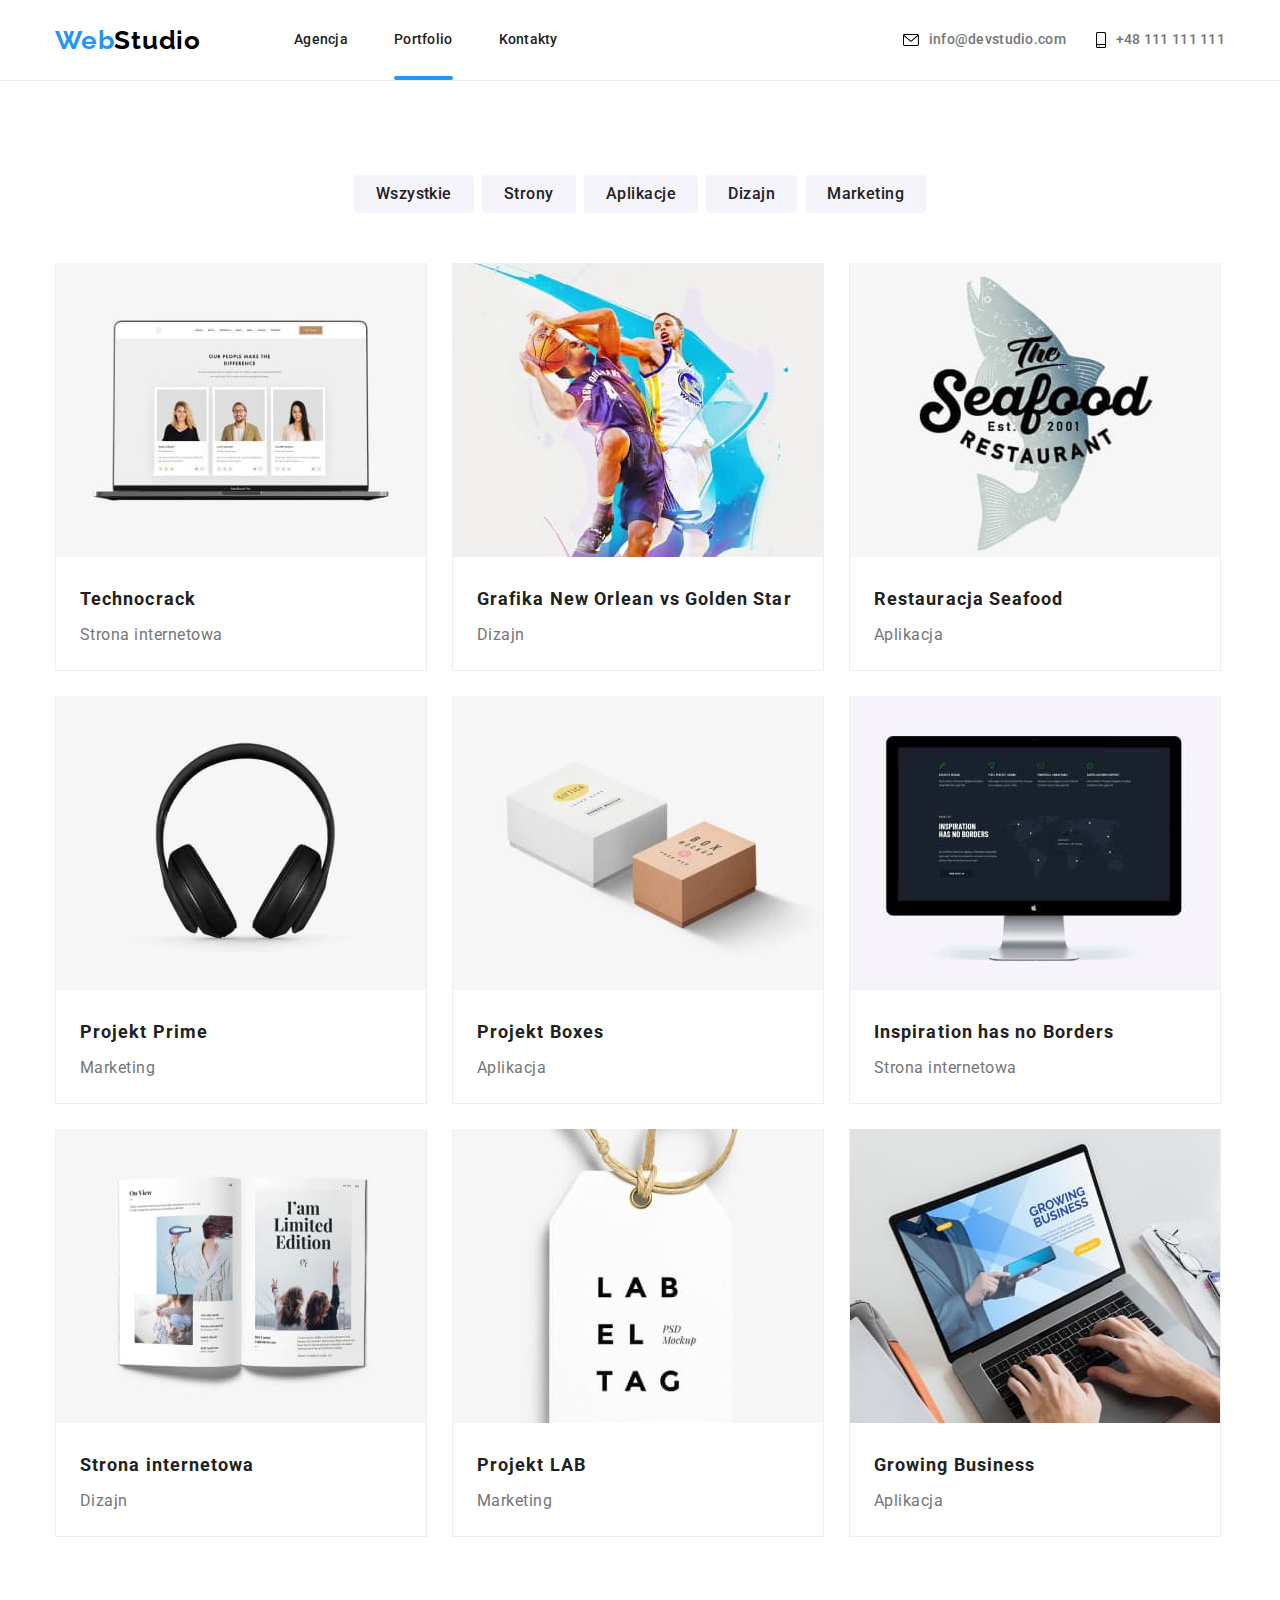
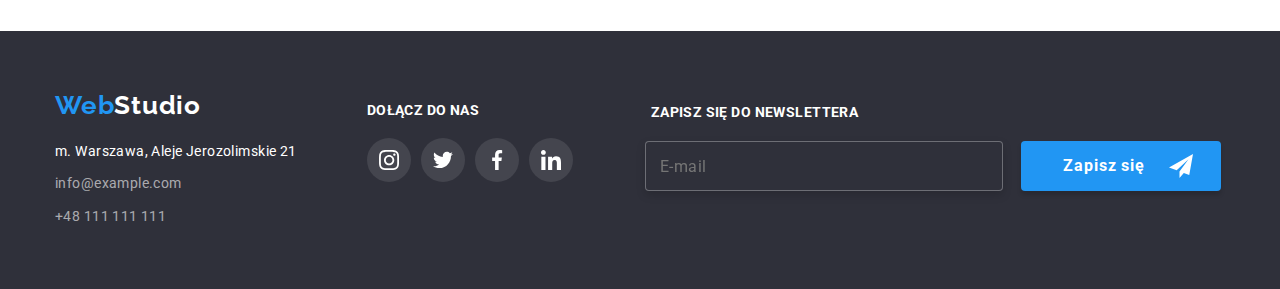
<file: portfolio.html>
<!DOCTYPE html>
<html lang="pl">
  <head>
    <meta charset="UTF-8" />
    <meta http-equiv="X-UA-Compatible" content="IE=edge" />
    <meta name="viewport" content="width=device-width, initial-scale=1.0" />
    <title>Portfolio</title>
    <link
      rel="stylesheet"
      href="https://cdnjs.cloudflare.com/ajax/libs/modern-normalize/1.0.0/modern-normalize.min.css"
    />
    <link rel="preconnect" href="https://fonts.googleapis.com" />
    <link rel="preconnect" href="https://fonts.gstatic.com" crossorigin />
    <link
      href="https://fonts.googleapis.com/css2?family=Raleway:wght@700&family=Roboto:wght@400;500;700;900&display=swap"
      rel="stylesheet"
    />
    <link rel="stylesheet" href="./css/main.min.css" />
  </head>
  <body>
    <!--sekcja header-->
    <header class="header">
      <div class="container">
        <div class="header__container">
          <div class="header__menu">
            <!--blok logo-->
            <div class="logo">
              <a href="./index.html" class="logo__link"
                >Web<span class="logo--dark">Studio</span></a
              >
            </div>
            <!--blok navigation-->
            <nav class="navigation">
              <ul class="navigation__list">
                <li class="navigation__item">
                  <a class="link link--quaternary" href="./index.html"
                    >Agencja</a
                  >
                </li>
                <li class="navigation__item">
                  <a class="link link--quaternary" href="./portfolio.html"
                    ><span class="navigation__label--active">Portfolio</span></a
                  >
                </li>
                <li class="navigation__item">
                  <a class="link link--quaternary" href="./portfolio.html"
                    >Kontakty</a
                  >
                </li>
              </ul>
            </nav>
          </div>
          <!--blok communication-->
          <ul class="communication">
            <li class="communication__item">
              <a href="mailto:info@devstudio.com" class="link link--tertiary"
                ><svg class="communication__icon" width="16" height="12">
                  <use href="./images/icons.svg#icon-envelope"></use></svg
                >info@devstudio.com</a
              >
            </li>
            <li class="communication__item">
              <a href="tel:+48111111111" class="link link--tertiary"
                ><svg class="communication__icon" width="10" height="16">
                  <use href="./images/icons.svg#icon-smartphone"></use></svg
                >+48 111 111 111</a
              >
            </li>
          </ul>
        </div>
      </div>
    </header>

    <main>
      <!--main portfolio blok panel-->
      <section class="section">
        <div class="container">
          <ul class="panel">
            <li class="panel__item">
              <button
                class="button button--secondary"
                class="pointer"
                type="button"
              >
                Wszystkie
              </button>
            </li>
            <li class="panel__item">
              <button
                class="button button--secondary"
                class="pointer"
                type="button"
              >
                Strony
              </button>
            </li>
            <li class="panel__item">
              <button
                class="button button--secondary"
                class="pointer"
                type="button"
              >
                Aplikacje
              </button>
            </li>
            <li class="panel__item">
              <button
                class="button button--secondary"
                class="pointer"
                type="button"
              >
                Dizajn
              </button>
            </li>
            <li class="panel__item">
              <button
                class="button button--secondary"
                class="pointer"
                type="button"
              >
                Marketing
              </button>
            </li>
          </ul>
          <!--blok box-->
          <ul class="box">
            <li class="box__card">
              <div class="overlay">
                <div class="overlay__item">
                  <p class="overlay__text">
                    Technocrack jest popularną platformą wykorzystywaną do
                    rozpowszechniania koronawirusa. Firmy wykorzystują tę
                    platformę do celów szpiegowskich i ataków na
                    niezabezpieczone serwery konkurencji
                  </p>
                </div>
                <img
                  src="./images/portfolio/photoportfolio01.jpg"
                  alt="dwie kobiety i jeden mężczyzna przedstawiające swoje zawody "
                  width="370"
                  height="294"
                />
              </div>
              <h3 class="box__title">Technocrack</h3>
              <p class="box__product">Strona internetowa</p>
            </li>
            <li class="box__card">
              <div class="overlay">
                <div class="overlay__item">
                  <p class="overlay__text">
                    Technocrack jest popularną platformą wykorzystywaną do
                    rozpowszechniania koronawirusa. Firmy wykorzystują tę
                    platformę do celów szpiegowskich i ataków na
                    niezabezpieczone serwery konkurencji
                  </p>
                </div>
                <img
                  src="./images/portfolio/photoportfolio02.jpg"
                  alt="dwóch koszykarzy gra w piłkę"
                  width="370"
                  height="294"
                />
              </div>
              <h3 class="box__title">Grafika New Orlean vs Golden Star</h3>
              <p class="box__product">Dizajn</p>
            </li>
            <li class="box__card">
              <div class="overlay">
                <div class="overlay__item">
                  <p class="overlay__text">
                    Technocrack jest popularną platformą wykorzystywaną do
                    rozpowszechniania koronawirusa. Firmy wykorzystują tę
                    platformę do celów szpiegowskich i ataków na
                    niezabezpieczone serwery konkurencji
                  </p>
                </div>
                <img
                  src="./images/portfolio/photoportfolio03.jpg"
                  alt="logo restauracji seafood"
                  width="370"
                  height="294"
                />
              </div>
              <h3 class="box__title">Restauracja Seafood</h3>
              <p class="box__product">Aplikacja</p>
            </li>
            <li class="box__card">
              <div class="overlay">
                <div class="overlay__item">
                  <p class="overlay__text">
                    Technocrack jest popularną platformą wykorzystywaną do
                    rozpowszechniania koronawirusa. Firmy wykorzystują tę
                    platformę do celów szpiegowskich i ataków na
                    niezabezpieczone serwery konkurencji
                  </p>
                </div>
                <img
                  src="./images/portfolio/photoportfolio04.jpg"
                  alt="czarne słuchawki na białym tle"
                  width="370"
                  height="294"
                />
              </div>
              <h3 class="box__title">Projekt Prime</h3>
              <p class="box__product">Marketing</p>
            </li>
            <li class="box__card">
              <div class="overlay">
                <div class="overlay__item">
                  <p class="overlay__text">
                    Technocrack jest popularną platformą wykorzystywaną do
                    rozpowszechniania koronawirusa. Firmy wykorzystują tę
                    platformę do celów szpiegowskich i ataków na
                    niezabezpieczone serwery konkurencji
                  </p>
                </div>
                <img
                  src="./images/portfolio/photoportfolio05.jpg"
                  alt="dwa pudełka w kolorach białym i brązowym"
                  width="370"
                  height="294"
                />
              </div>
              <h3 class="box__title">Projekt Boxes</h3>
              <p class="box__product">Aplikacja</p>
            </li>
            <li class="box__card">
              <div class="overlay">
                <div class="overlay__item">
                  <p class="overlay__text">
                    Technocrack jest popularną platformą wykorzystywaną do
                    rozpowszechniania koronawirusa. Firmy wykorzystują tę
                    platformę do celów szpiegowskich i ataków na
                    niezabezpieczone serwery konkurencji
                  </p>
                </div>
                <img
                  src="./images/portfolio/photoportfolio06.jpg"
                  alt="monitor komputera z inspiracją"
                  width="370"
                  height="294"
                />
              </div>
              <h3 class="box__title">Inspiration has no Borders</h3>
              <p class="box__product">Strona internetowa</p>
            </li>
            <li class="box__card">
              <div class="overlay">
                <div class="overlay__item">
                  <p class="overlay__text">
                    Technocrack jest popularną platformą wykorzystywaną do
                    rozpowszechniania koronawirusa. Firmy wykorzystują tę
                    platformę do celów szpiegowskich i ataków na
                    niezabezpieczone serwery konkurencji
                  </p>
                </div>
                <img
                  src="./images/portfolio/photoportfolio07.jpg"
                  alt="gazeta limitowana edycja"
                  width="370"
                  height="294"
                />
              </div>
              <h3 class="box__title">Strona internetowa</h3>
              <p class="box__product">Dizajn</p>
            </li>
            <li class="box__card">
              <div class="overlay">
                <div class="overlay__item">
                  <p class="overlay__text">
                    Technocrack jest popularną platformą wykorzystywaną do
                    rozpowszechniania koronawirusa. Firmy wykorzystują tę
                    platformę do celów szpiegowskich i ataków na
                    niezabezpieczone serwery konkurencji
                  </p>
                </div>
                <img
                  src="./images/portfolio/photoportfolio08.jpg"
                  alt="zawieszka z projektem lab"
                  width="370"
                  height="294"
                />
              </div>
              <h3 class="box__title">Projekt LAB</h3>
              <p class="box__product">Marketing</p>
            </li>
            <li class="box__card">
              <div class="overlay">
                <div class="overlay__item">
                  <p class="overlay__text">
                    Technocrack jest popularną platformą wykorzystywaną do
                    rozpowszechniania koronawirusa. Firmy wykorzystują tę
                    platformę do celów szpiegowskich i ataków na
                    niezabezpieczone serwery konkurencji
                  </p>
                </div>
                <img
                  src="./images/portfolio/photoportfolio09.jpg"
                  alt="ręce piszące na klawiaturze komputera"
                  width="370"
                  height="294"
                />
              </div>
              <h3 class="box__title">Growing Business</h3>
              <p class="box__product">Aplikacja</p>
            </li>
          </ul>
        </div>
      </section>
    </main>

    <!--footer studio i portfolio-->
    <footer class="footer">
      <div class="container">
        <div class="footer__container">
          <div class="footer__information">
            <div class="logo footer__logo">
              <a href="./index.html" class="logo__link"
                >Web<span class="logo--light">Studio</span></a
              >
            </div>
            <address class="conect">
              <ul class="conect__list">
                <li class="conect__item">
                  <a
                    class="link link--primary"
                    href="https://goo.gl/maps/9W74Lst49aurTwPx5"
                    target="_blank"
                    >m. Warszawa, Aleje Jerozolimskie 21</a
                  >
                </li>
                <li class="conect__item">
                  <a class="link link--secondary" href="meilto:info@example.com"
                    >info@example.com</a
                  >
                </li>
                <li class="conect__item">
                  <a class="link link--secondary" href="tel:+48111111111"
                    >+48 111 111 111</a
                  >
                </li>
              </ul>
            </address>
          </div>

          <div class="trunk">
            <h3 class="footer__title">DOŁĄCZ DO NAS</h3>
            <ul class="media trunk__media">
              <li class="media__item media__item--filtr-secondary">
                <svg width="20" height="20">
                  <use href="./images/icons.svg#icon-instagram-2"></use>
                </svg>
              </li>
              <li class="media__item media__item--filtr-secondary">
                <svg width="20" height="20">
                  <use href="./images/icons.svg#icon-twitter-1"></use>
                </svg>
              </li>
              <li class="media__item media__item--filtr-secondary">
                <svg width="20" height="20">
                  <use href="./images/icons.svg#icon-facebook-1"></use>
                </svg>
              </li>
              <li class="media__item media__item--filtr-secondary">
                <svg width="20" height="20">
                  <use href="./images/icons.svg#icon-linkedin-1"></use>
                </svg>
              </li>
            </ul>
          </div>

          <form class="form footer__form">
            <div class="search">
              <label class="footer__title" for="contact_email"
                >zapisz się do newslettera</label
              >
            </div>
            <div class="search__box">
              <input
                class="search__input"
                typ="email"
                name="email"
                id="contact_email"
                placeholder="E-mail"
              />
              <button class="button search__button" type="submit">
                Zapisz się
                <svg class="button__icon" width="24" height="24">
                  <use href="./images/icons.svg#icon-icon-send-1"></use>
                </svg>
              </button>
            </div>
          </form>
        </div>
      </div>
    </footer>
  </body>
</html>
</file>
<file: css/main.min.css>
:root{--primary-family: "Roboto", sans-serif;--secondary-family: Raleway;--global-weight: 400;--small-weight: 500;--medium-weight: 700;--big-weight: 900;--color-font-primary: #212121;--color-font-strong: #000000;--color-font-hover: #2196f3;--color-font-mixed: #757575;--color-font-secondary: #ffffff;--color-font-tertiary: #ffffff99;--color-font-quaternary: #75757580;--primary-style: normal;--color-background-hover: #2196f3;--color-background-primary: #ffffff;--color-background-secondary: #2f303a;--color-background-light: #f5f4fa;--background-hover-transparency: #2196f3e6;--background-transparency-cloud: #2f303acc;--background-icon-light: #f5f4fa;--color-background-unique: #7fffd4;--color-background-backdrop: #00000033;--border-connecting: #ececec;--color-border-primary: #eeeeee;--color-border-tertiary: #ffffff4d;--color-border-quaternary: #2196f3;--color-border-quinary: #0000001a;--color-border-senary: #21212133;--font-size-s: 12px;--font-size-primary: 14px;--font-size-secondary: 16px;--font-size-tertiary: 18px;--font-size-quaternary: 20px;--font-size-l: 26px;--font-size-senary: 36px;--font-size-septenary: 44px;--color-box-shadow-primary: #00000008;--color-box-shadow-secondary: #00000010;--color-box-shadow-tertiary: #00000012;--color-box-shadow-quaternary: #00000006;--color-box-shadow-quinary: #00000016;--color-box-shadow-senary: #00000026;--color-box-shadow-septenary: #00000014;--color-box-shadow-octonary: #00000020;--color-drop-shadow-primary: #00000026;--color-icon-hover: #2196f3;--color-icon-primary: #ffffff;--color-icon-secondary: #afb1b8;--color-icon-tertiary: #ffffff1a;--color-icon-quaternary: #000000;--color-icon-quinary: #212121;--color-gradient-primary: #2f303a40}.header{border-bottom:1px solid var(--border-connecting)}.header__container{display:-webkit-box;display:-ms-flexbox;display:flex;-webkit-box-orient:horizontal;-webkit-box-direction:normal;-ms-flex-direction:row;flex-direction:row;-webkit-box-pack:justify;-ms-flex-pack:justify;justify-content:space-between}.header__menu{display:-webkit-box;display:-ms-flexbox;display:flex;gap:93px;-webkit-box-align:center;-ms-flex-align:center;align-items:center}.logo{display:-webkit-box;display:-ms-flexbox;display:flex}.logo__link{font-family:var(--secondary-family);font-weight:var(--medium-weight);font-size:var(--font-size-l);line-height:1.1;color:var(--color-font-hover);text-decoration:none;letter-spacing:.03em}.logo--dark{color:var(--color-font-strong)}.logo--dark:hover{color:var(--color-font-hover)}.logo--light{color:var(--color-font-secondary)}.logo--light:hover{color:var(--color-font-hover)}logo--dark{-webkit-transition-property:color;transition-property:color;-webkit-transition-duration:250ms;transition-duration:250ms;-webkit-transition-timing-function:cubic-bezier(0.4, 0, 0.2, 1);transition-timing-function:cubic-bezier(0.4, 0, 0.2, 1);-webkit-transition-delay:0;transition-delay:0}.link--quaternary{-webkit-transition-property:color;transition-property:color;-webkit-transition-duration:250ms;transition-duration:250ms;-webkit-transition-timing-function:cubic-bezier(0.4, 0, 0.2, 1);transition-timing-function:cubic-bezier(0.4, 0, 0.2, 1);-webkit-transition-delay:0;transition-delay:0}.communication__item>a{-webkit-transition-property:fill;transition-property:fill;-webkit-transition-duration:250ms;transition-duration:250ms;-webkit-transition-timing-function:cubic-bezier(0.4, 0, 0.2, 1);transition-timing-function:cubic-bezier(0.4, 0, 0.2, 1);-webkit-transition-delay:0;transition-delay:0}.link--tertiary{-webkit-transition-property:color;transition-property:color;-webkit-transition-duration:250ms;transition-duration:250ms;-webkit-transition-timing-function:cubic-bezier(0.4, 0, 0.2, 1);transition-timing-function:cubic-bezier(0.4, 0, 0.2, 1);-webkit-transition-delay:0;transition-delay:0}.communication__icon{-webkit-transition-property:fill;transition-property:fill;-webkit-transition-duration:250ms;transition-duration:250ms;-webkit-transition-timing-function:cubic-bezier(0.4, 0, 0.2, 1);transition-timing-function:cubic-bezier(0.4, 0, 0.2, 1);-webkit-transition-delay:0;transition-delay:0}.panel__item{-webkit-transition-property:-webkit-box-shadow;transition-property:-webkit-box-shadow;transition-property:box-shadow;transition-property:box-shadow, -webkit-box-shadow;-webkit-transition-duration:250ms;transition-duration:250ms;-webkit-transition-timing-function:cubic-bezier(0.4, 0, 0.2, 1);transition-timing-function:cubic-bezier(0.4, 0, 0.2, 1);-webkit-transition-delay:0;transition-delay:0}.button--secondary{-webkit-transition-property:background-color,color;transition-property:background-color,color;-webkit-transition-duration:250ms;transition-duration:250ms;-webkit-transition-timing-function:cubic-bezier(0.4, 0, 0.2, 1);transition-timing-function:cubic-bezier(0.4, 0, 0.2, 1);-webkit-transition-delay:0;transition-delay:0}.box__card{-webkit-transition-property:-webkit-box-shadow;transition-property:-webkit-box-shadow;transition-property:box-shadow;transition-property:box-shadow, -webkit-box-shadow;-webkit-transition-duration:250ms;transition-duration:250ms;-webkit-transition-timing-function:cubic-bezier(0.4, 0, 0.2, 1);transition-timing-function:cubic-bezier(0.4, 0, 0.2, 1);-webkit-transition-delay:0;transition-delay:0}.hero__button{-webkit-transition-property:color;transition-property:color;-webkit-transition-duration:250ms;transition-duration:250ms;-webkit-transition-timing-function:cubic-bezier(0.4, 0, 0.2, 1);transition-timing-function:cubic-bezier(0.4, 0, 0.2, 1);-webkit-transition-delay:0;transition-delay:0}.media__item{-webkit-transition-property:fill,background-color;transition-property:fill,background-color;-webkit-transition-duration:250ms;transition-duration:250ms;-webkit-transition-timing-function:cubic-bezier(0.4, 0, 0.2, 1);transition-timing-function:cubic-bezier(0.4, 0, 0.2, 1);-webkit-transition-delay:0;transition-delay:0}.logos__icon{-webkit-transition-property:fill,border;transition-property:fill,border;-webkit-transition-duration:250ms;transition-duration:250ms;-webkit-transition-timing-function:cubic-bezier(0.4, 0, 0.2, 1);transition-timing-function:cubic-bezier(0.4, 0, 0.2, 1);-webkit-transition-delay:0;transition-delay:0}.logo--light{-webkit-transition-property:fill,background-color;transition-property:fill,background-color;-webkit-transition-duration:250ms;transition-duration:250ms;-webkit-transition-timing-function:cubic-bezier(0.4, 0, 0.2, 1);transition-timing-function:cubic-bezier(0.4, 0, 0.2, 1);-webkit-transition-delay:0;transition-delay:0}.link--primary{-webkit-transition-property:color;transition-property:color;-webkit-transition-duration:250ms;transition-duration:250ms;-webkit-transition-timing-function:cubic-bezier(0.4, 0, 0.2, 1);transition-timing-function:cubic-bezier(0.4, 0, 0.2, 1);-webkit-transition-delay:0;transition-delay:0}.link--secondary{-webkit-transition-property:color;transition-property:color;-webkit-transition-duration:250ms;transition-duration:250ms;-webkit-transition-timing-function:cubic-bezier(0.4, 0, 0.2, 1);transition-timing-function:cubic-bezier(0.4, 0, 0.2, 1);-webkit-transition-delay:0;transition-delay:0}.search__input{-webkit-transition-property:border-color;transition-property:border-color;-webkit-transition-duration:250ms;transition-duration:250ms;-webkit-transition-timing-function:cubic-bezier(0.4, 0, 0.2, 1);transition-timing-function:cubic-bezier(0.4, 0, 0.2, 1);-webkit-transition-delay:0;transition-delay:0}.search__button{-webkit-transition-property:border-color,background-color;transition-property:border-color,background-color;-webkit-transition-duration:250ms;transition-duration:250ms;-webkit-transition-timing-function:cubic-bezier(0.4, 0, 0.2, 1);transition-timing-function:cubic-bezier(0.4, 0, 0.2, 1);-webkit-transition-delay:0;transition-delay:0}.modal__switch{-webkit-transition-property:fill,border-color,background-color;transition-property:fill,border-color,background-color;-webkit-transition-duration:250ms;transition-duration:250ms;-webkit-transition-timing-function:cubic-bezier(0.4, 0, 0.2, 1);transition-timing-function:cubic-bezier(0.4, 0, 0.2, 1);-webkit-transition-delay:0;transition-delay:0}.form__picture{-webkit-transition-property:fill,border-color;transition-property:fill,border-color;-webkit-transition-duration:250ms;transition-duration:250ms;-webkit-transition-timing-function:cubic-bezier(0.4, 0, 0.2, 1);transition-timing-function:cubic-bezier(0.4, 0, 0.2, 1);-webkit-transition-delay:0;transition-delay:0}.record{-webkit-transition-property:border-color,border-radius;transition-property:border-color,border-radius;-webkit-transition-duration:250ms;transition-duration:250ms;-webkit-transition-timing-function:cubic-bezier(0.4, 0, 0.2, 1);transition-timing-function:cubic-bezier(0.4, 0, 0.2, 1);-webkit-transition-delay:0;transition-delay:0}.button__name{-webkit-transition-property:background-color,-webkit-box-shadow;transition-property:background-color,-webkit-box-shadow;transition-property:box-shadow,background-color;transition-property:box-shadow,background-color,-webkit-box-shadow;-webkit-transition-duration:250ms;transition-duration:250ms;-webkit-transition-timing-function:cubic-bezier(0.4, 0, 0.2, 1);transition-timing-function:cubic-bezier(0.4, 0, 0.2, 1);-webkit-transition-delay:0;transition-delay:0}.is-hidden .modal{-webkit-transform:rotate(45deg);transform:rotate(45deg)}.navigation{display:-webkit-box;display:-ms-flexbox;display:flex}.navigation__list{display:-webkit-box;display:-ms-flexbox;display:flex;gap:46px;padding-top:32px;padding-bottom:32px}.navigation__item{display:-webkit-box;display:-ms-flexbox;display:flex}.navigation__label--active{position:relative}.navigation__label--active::after{content:"";position:absolute;display:block;background-color:var(--color-background-hover);margin-top:28px;width:100%;height:4px;border-radius:2px}.link{font-size:var(--font-size-primary);text-decoration-line:none}.link--primary{line-height:1.7;letter-spacing:.03em;font-style:var(--primary-style);color:var(--color-font-secondary)}.link--primary:hover,.link--primary:focus{color:var(--color-font-hover)}.link--secondary{line-height:1.7;letter-spacing:.03em;font-style:var(--primary-style);padding-top:9px;color:var(--color-font-tertiary)}.link--secondary:hover,.link--secondary:focus{color:var(--color-font-hover)}.link--tertiary{font-weight:var(--small-weight);line-height:1.1;color:var(--color-font-mixed);letter-spacing:.02em}.link--tertiary:hover,.link--tertiary:focus{color:var(--color-font-hover)}.link--quaternary{font-weight:var(--small-weight);line-height:1.1;color:var(--color-font-primary);letter-spacing:.02em;display:-webkit-box;display:-ms-flexbox;display:flex;-webkit-box-orient:vertical;-webkit-box-direction:normal;-ms-flex-direction:column;flex-direction:column}.link--quaternary:hover,.link--quaternary:focus{color:var(--color-font-hover)}.communication{display:-webkit-box;display:-ms-flexbox;display:flex;gap:30px}.communication__item{display:-webkit-box;display:-ms-flexbox;display:flex;padding-top:32px;padding-bottom:32px}.communication__item>a{display:-webkit-box;display:-ms-flexbox;display:flex;-webkit-box-align:center;-ms-flex-align:center;align-items:center;gap:10px}.communication__item>a:hover,.communication__item>a:focus{fill:var(--color-font-hover)}.communication__icon:hover,.communication__icon:focus{fill:var(--color-font-hover)}.panel{display:-webkit-box;display:-ms-flexbox;display:flex;-webkit-box-pack:center;-ms-flex-pack:center;justify-content:center;gap:8px;padding-bottom:50px;padding-top:94px;background-color:var(--color-background-primary);border:1px var(--color-border-primary)}.panel__item{display:-webkit-box;display:-ms-flexbox;display:flex}.panel__item:active{background-color:var(--color-background-hover)}.panel__item:hover,.panel__item:focus{-webkit-box-shadow:0 2px 2px var(--color-box-shadow-tertiary),0 1px 2px var(--color-box-shadow-primary),0 3px 1px var(--color-box-shadow-secondary);box-shadow:0 2px 2px var(--color-box-shadow-tertiary),0 1px 2px var(--color-box-shadow-primary),0 3px 1px var(--color-box-shadow-secondary)}.button{font-size:var(--font-size-secondary);background-color:var(--color-background-hover);color:var(--color-font-secondary);font-weight:var(--medium-weight);line-height:1.8;letter-spacing:.06em;border-radius:4px;cursor:pointer;text-align:center;border:none}.button--secondary{background:var(--color-background-light);color:var(--color-font-primary);letter-spacing:.03em;font-weight:var(--small-weight);line-height:1.6;padding:6px 22px}.button--secondary:hover,.button--secondary:focus{background-color:var(--color-background-hover);color:var(--color-font-secondary)}.button__icon{position:relative;fill:var(--color-icon-primary);margin-left:24px}.button__name{position:relative;padding:10px 76px;display:-webkit-box;display:-ms-flexbox;display:flex}.button__name:hover,.button__name:focus{-webkit-box-shadow:0px 4px 4px var(--color-box-shadow-senary);box-shadow:0px 4px 4px var(--color-box-shadow-senary);background-color:var(--color-background-hover);cursor:pointer}.box{background:var(--color-background-primary);display:-webkit-box;display:-ms-flexbox;display:flex;-ms-flex-wrap:wrap;flex-wrap:wrap;margin-bottom:94px;gap:25px;padding:0;list-style:none}.box__card{display:block;border-right:1px solid var(--color-border-primary);border-bottom:1px solid var(--color-border-primary);border-left:1px solid var(--color-border-primary);cursor:pointer;overflow:hidden}.box__card:hover,.box__card:focus{-webkit-box-shadow:1px 4px 6px var(--color-box-shadow-quinary),0 4px 4px var(--color-box-shadow-quaternary),0 0 1px var(--color-box-shadow-tertiary);box-shadow:1px 4px 6px var(--color-box-shadow-quinary),0 4px 4px var(--color-box-shadow-quaternary),0 0 1px var(--color-box-shadow-tertiary)}.box__title{font-weight:var(--medium-weight);font-size:var(--font-size-tertiary);line-height:2;letter-spacing:.06em;padding-left:24px;padding-right:24px;padding-top:19.99px;padding-bottom:4px}.box__product{font-size:var(--font-size-secondary);line-height:1.8;color:var(--color-font-mixed);letter-spacing:.03em;padding-bottom:19.99px;padding-left:24px;padding-right:24px}.overlay{position:relative;overflow:hidden}.overlay__item{position:absolute;display:-webkit-box;display:-ms-flexbox;display:flex;top:0;left:0;width:100%;height:100%;background-color:var(--background-hover-transparency);-webkit-transform:translatey(100%);transform:translatey(100%);-webkit-transition-duration:250ms;transition-duration:250ms;-webkit-transition-timing-function:cubic-bezier(0.4, 0, 0.2, 1);transition-timing-function:cubic-bezier(0.4, 0, 0.2, 1)}.overlay__text{display:-webkit-box;display:-ms-flexbox;display:flex;padding-top:49px;padding-right:45px;padding-bottom:49px;padding-left:24px;font-size:var(--font-size-tertiary);line-height:1.5;letter-spacing:.03em;color:var(--color-font-secondary)}.overlay:hover,.overlay:focus{position:relative;overflow:hidden}.overlay:hover .overlay__item,.overlay:focus .overlay__item{-webkit-transform:translatey(0);transform:translatey(0)}.hero{display:-webkit-box;display:-ms-flexbox;display:flex;-webkit-box-orient:vertical;-webkit-box-direction:normal;-ms-flex-direction:column;flex-direction:column;-webkit-box-pack:center;-ms-flex-pack:center;justify-content:center;-webkit-box-align:center;-ms-flex-align:center;align-items:center;margin:0}.hero__title{font-weight:var(--big-weight);font-size:var(--font-size-septenary);line-height:1.3;color:var(--color-font-secondary);text-transform:uppercase;text-align:center;letter-spacing:.06em;padding-top:200px;padding-bottom:30px;max-width:696px;display:-webkit-box;display:-ms-flexbox;display:flex;-webkit-box-pack:center;-ms-flex-pack:center;justify-content:center}.hero__button{display:-webkit-box;display:-ms-flexbox;display:flex;margin-bottom:200px;-webkit-box-pack:center;-ms-flex-pack:center;justify-content:center;padding:10px 42px;-webkit-box-align:center;-ms-flex-align:center;align-items:center;-webkit-box-shadow:0px 4px 4px var(--color-box-shadow-senary);box-shadow:0px 4px 4px var(--color-box-shadow-senary)}.hero__button:hover,.hero__button:focus{color:var(--color-font-secondary)}.description{background-color:var(--color-background-primary);display:-webkit-box;display:-ms-flexbox;display:flex;-ms-flex-wrap:nowrap;flex-wrap:nowrap;gap:30px;list-style:none;padding-top:94px}.description__item{display:inline-block;-webkit-box-orient:horizontal;-webkit-box-direction:normal;-ms-flex-direction:row;flex-direction:row;-webkit-box-pack:center;-ms-flex-pack:center;justify-content:center}.description__logo{max-width:270px;max-height:120px;padding:25px 100px;border-radius:4px;background-color:var(--background-icon-light)}.description__icon{display:-webkit-box;display:-ms-flexbox;display:flex;-webkit-box-orient:horizontal;-webkit-box-direction:normal;-ms-flex-direction:row;flex-direction:row;-ms-flex-line-pack:stretch;align-content:stretch}.description__title{font-weight:var(--medium-weight);font-size:var(--font-size-primary);line-height:1.1;text-transform:uppercase;letter-spacing:.03em;padding-top:30px}.description__post{font-size:var(--font-size-primary);line-height:1.7;color:var(--color-font-mixed);letter-spacing:.03em;padding-top:10px}.collection{border:0;padding-bottom:94px;display:-webkit-box;display:-ms-flexbox;display:flex;gap:30px}.collection__item{position:relative;display:inline-block}.collection__name{position:absolute;left:0;bottom:0;right:0;background-color:var(--background-transparency-cloud);color:var(--color-font-secondary);font-weight:var(--medium-weight);font-size:var(--font-size-primary);line-height:1.1;text-align:center;letter-spacing:0,3em;text-transform:uppercase;padding-top:27px;padding-bottom:27px}.collection__image{mix-blend-mode:normal}.gallery{display:-webkit-box;display:-ms-flexbox;display:flex;-ms-flex-wrap:nowrap;flex-wrap:nowrap;-ms-flex-line-pack:stretch;align-content:stretch;padding-bottom:94px;margin:0 auto;gap:30px;border-radius:1px solid var(--color-font-secondary)}.gallery__item{padding:0;background-color:var(--color-background-primary);display:block;-webkit-box-shadow:0px 2px 1px var(--color-box-shadow-octonary),0px 1px 3px var(--color-box-shadow-tertiary),0px 1px 1px var(--color-box-shadow-septenary);box-shadow:0px 2px 1px var(--color-box-shadow-octonary),0px 1px 3px var(--color-box-shadow-tertiary),0px 1px 1px var(--color-box-shadow-septenary);border-radius:0px 0px 4px 4px}.gallery__name{font-weight:var(--small-weight);font-size:var(--font-size-secondary);line-height:1.1;letter-spacing:.03em;text-align:center;padding:30px 99px 10px;background-color:var(--color-background-primary)}.gallery__explanation{font-size:var(--font-size-secondary);line-height:1.1;color:var(--color-font-mixed);text-align:center;letter-spacing:.03em;padding-bottom:16px}.gallery__media{-ms-flex-pack:distribute;justify-content:space-around;margin-right:32px;margin-left:32px;margin-bottom:30px}.media{display:-webkit-box;display:-ms-flexbox;display:flex}.media__item{display:-webkit-box;display:-ms-flexbox;display:flex;padding:12px;border-radius:50%;cursor:pointer}.media__item--filtr-primary{fill:var(--color-icon-secondary)}.media__item--filtr-secondary{fill:var(--color-icon-primary);background-color:var(--color-icon-tertiary)}.media__item:hover,.media__item:focus{fill:var(--color-icon-primary);background-color:var(--color-icon-hover)}.logos{display:-webkit-box;display:-ms-flexbox;display:flex;-ms-flex-wrap:nowrap;flex-wrap:nowrap;-ms-flex-line-pack:stretch;align-content:stretch;-webkit-box-pack:justify;-ms-flex-pack:justify;justify-content:space-between;padding-bottom:94px;gap:30px;fill:solid var(--color-font-secondary)}.logos__icon{border:1px solid var(--color-icon-secondary);border-radius:4px;padding:16px 32px}.logos__icon:hover,.logos__icon:focus{fill:var(--color-icon-hover);border:1px solid var(--color-icon-hover)}.logos__item{display:-webkit-box;display:-ms-flexbox;display:flex;fill:var(--color-icon-secondary);cursor:pointer}.footer{background:var(--color-background-secondary)}.footer__container{display:-webkit-box;display:-ms-flexbox;display:flex;-webkit-box-orient:horizontal;-webkit-box-direction:normal;-ms-flex-direction:row;flex-direction:row}.footer__information{display:-webkit-box;display:-ms-flexbox;display:flex;-webkit-box-orient:vertical;-webkit-box-direction:normal;-ms-flex-direction:column;flex-direction:column;-webkit-box-align:start;-ms-flex-align:start;align-items:flex-start;margin-bottom:60px;margin-right:70px}.footer__logo{-webkit-box-orient:horizontal;-webkit-box-direction:normal;-ms-flex-direction:row;flex-direction:row;-webkit-box-align:start;-ms-flex-align:start;align-items:flex-start;margin-top:60px}.footer__form{position:relative;-webkit-box-orient:vertical;-webkit-box-direction:normal;-ms-flex-direction:column;flex-direction:column;margin-top:72px;margin-bottom:94px}.footer__title{font-weight:var(--medium-weight);font-style:bold;font-size:var(--font-size-primary);line-height:1.1;text-transform:uppercase;letter-spacing:.03em;color:var(--color-font-secondary)}.conect{display:-webkit-box;display:-ms-flexbox;display:flex}.conect__list{display:-webkit-box;display:-ms-flexbox;display:flex;-webkit-box-orient:vertical;-webkit-box-direction:normal;-ms-flex-direction:column;flex-direction:column;padding-top:20px}.conect__item{display:-webkit-box;display:-ms-flexbox;display:flex}.trunk{display:-webkit-box;display:-ms-flexbox;display:flex;-webkit-box-orient:vertical;-webkit-box-direction:normal;-ms-flex-direction:column;flex-direction:column;padding-top:72px;padding-bottom:100px;margin-right:78px}.trunk__media{gap:10px;padding-top:20px}.search{display:block;-webkit-box-orient:horizontal;-webkit-box-direction:normal;-ms-flex-direction:row;flex-direction:row}.search__box{position:relative;display:-webkit-box;display:-ms-flexbox;display:flex;-webkit-box-orient:horizontal;-webkit-box-direction:normal;-ms-flex-direction:row;flex-direction:row;margin-top:20px;gap:12px}.search__input{position:relative;left:-6px;border:1px solid var(--color-border-tertiary);border-radius:4px;-webkit-filter:drop-shadow(0px 4px 4px var(--color-drop-shadow-primary));filter:drop-shadow(0px 4px 4px var(--color-drop-shadow-primary));width:358px;height:50px;background-color:var(--color-background-secondary);padding-top:15px;padding-bottom:15px;padding-left:14px;font-size:var(--font-size-secondary);line-height:1.25;display:-webkit-box;display:-ms-flexbox;display:flex;-webkit-box-align:center;-ms-flex-align:center;align-items:center;letter-spacing:.03em;color:var(--color-font-secondary)}.search__input:hover{border-color:var(--color-border-quaternary)}.search__button{display:-webkit-box;display:-ms-flexbox;display:flex;-webkit-box-pack:center;-ms-flex-pack:center;justify-content:center;padding-top:10px;padding-bottom:10px;padding-right:28px;padding-left:42px;-webkit-box-align:center;-ms-flex-align:center;align-items:center;-webkit-box-shadow:0px 4px 4px var(--color-box-shadow-senary);box-shadow:0px 4px 4px var(--color-box-shadow-senary)}.search__button:hover,.search__button:focus{background-color:var(--color-background-hover);border-color:var(--color-border-quaternary)}body{font-family:var(--primary-family);font-weight:var(--global-weight);font-style:var(--primary-style);color:var(--color-font-primary);background:var(--color-background-primary)}*{padding:0;margin:0}.modal{position:relative;display:-webkit-box;display:-ms-flexbox;display:flex;-webkit-box-pack:center;-ms-flex-pack:center;justify-content:center;left:50%;top:50%;width:528px;min-height:581px;-webkit-transform:translate(-50%, -50%);transform:translate(-50%, -50%);-webkit-transition-property:-webkit-transform;transition-property:-webkit-transform;transition-property:transform;transition-property:transform, -webkit-transform;-webkit-transition-duration:250ms;transition-duration:250ms;-webkit-transition-timing-function:cubic-bezier(0.175, 0.885, 0.32, 1.275);transition-timing-function:cubic-bezier(0.175, 0.885, 0.32, 1.275);background-color:var(--color-background-primary);-webkit-box-shadow:0px 1px 3px var(--color-box-shadow-tertiary),0px 1px 1px var(--color-box-shadow-septenary),0px 2px 1px var(--color-box-shadow-octonary);box-shadow:0px 1px 3px var(--color-box-shadow-tertiary),0px 1px 1px var(--color-box-shadow-septenary),0px 2px 1px var(--color-box-shadow-octonary);border-radius:4px}.modal__switch{position:absolute;display:-webkit-box;display:-ms-flexbox;display:flex;-webkit-box-align:center;-ms-flex-align:center;align-items:center;top:8px;right:8px;fill:var(--color-icon-quaternary);border:1px solid var(--color-border-quinary);background-color:var(--color-background-primary);padding:6px;border-radius:50%;z-index:1}.modal__switch:hover{fill:var(--color-icon-hover);border-color:var(--color-border-quaternary);background-color:var(--color-background-unique);cursor:pointer}.modal__form{position:relative;padding-top:40px;padding-right:40px;padding-left:40px;padding-bottom:40px;display:block;width:100%;height:100%}.form{display:-webkit-box;display:-ms-flexbox;display:flex}.form__title{position:relative;font-weight:var(--medium-weight);font-size:var(--font-size-quaternary);line-height:1.15;text-align:center;letter-spacing:.03em;margin-bottom:12px;display:block}.form_box{position:relative;display:-webkit-box;display:-ms-flexbox;display:flex;-webkit-box-orient:vertical;-webkit-box-direction:normal;-ms-flex-direction:column;flex-direction:column}.form__label{position:relative;font-size:var(--font-size-s);line-height:1.16;letter-spacing:.01em;color:var(--color-font-mixed);display:-webkit-box;display:-ms-flexbox;display:flex;-webkit-box-orient:vertical;-webkit-box-direction:normal;-ms-flex-direction:column;flex-direction:column;border-radius:4px solid var(--color-border-senary)}.form__picture{position:relative;padding:11px 12px;width:448px;height:40px;border:1px solid var(--color-border-senary);border-radius:4px;margin-top:4px;margin-bottom:10px;display:-webkit-box;display:-ms-flexbox;display:flex}.form__picture:hover,.form__picture:focus{border-color:var(--color-border-quaternary);fill:var(--color-icon-hover);cursor:pointer}.form__icon{position:relative;display:-webkit-inline-box;display:-ms-inline-flexbox;display:inline-flex}.form__input{position:relative;display:-webkit-box;display:-ms-flexbox;display:flex;margin-left:12px;outline:none;border:none;color:var(--color-font-mixed);font-size:var(--font-size-s);line-height:1.16;letter-spacing:.01em}.form__key{position:relative;display:-webkit-box;display:-ms-flexbox;display:flex;-webkit-box-pack:center;-ms-flex-pack:center;justify-content:center}.form__button{-webkit-box-shadow:0px 4px 4px var(--color-box-shadow-senary);box-shadow:0px 4px 4px var(--color-box-shadow-senary)}.record{position:relative;width:448px;height:120px;border:1px solid var(--color-border-senary);border-radius:4px;margin-top:4px;padding:12px 16px;resize:none;display:-webkit-box;display:-ms-flexbox;display:flex;outline:none;color:var(--color-font-mixed);font-size:var(--font-size-s);line-height:1.16;letter-spacing:.01em}.record:hover,.record:focus{border-color:var(--color-border-quaternary);cursor:pointer;border-radius:13px}.record::-webkit-input-placeholder{color:var(--color-font-quaternary)}.record::-moz-placeholder{color:var(--color-font-quaternary)}.record:-ms-input-placeholder{color:var(--color-font-quaternary)}.record::-ms-input-placeholder{color:var(--color-font-quaternary)}.record::placeholder{color:var(--color-font-quaternary)}.checkbox{position:relative;display:-webkit-box;display:-ms-flexbox;display:flex;margin-top:20px;margin-bottom:30px;-webkit-box-pack:center;-ms-flex-pack:center;justify-content:center;-webkit-box-align:center;-ms-flex-align:center;align-items:center;-webkit-column-gap:7px;-moz-column-gap:7px;column-gap:7px}.checkbox__box{position:relative;width:16px;height:16px;display:-webkit-box;display:-ms-flexbox;display:flex}.checkbox__text{position:relative;left:0;bottom:0;display:inline;color:var(--color-font-mixed);font-size:var(--font-size-primary);line-height:1.7;letter-spacing:.03em}.checkbox__input{position:absolute;width:100%;height:100%}.checkbox__input:checked+.checkbox__icon{border-color:var(--color-border-quaternary);background-color:var(--background-hover-transparency)}.checkbox_icon{position:relative;left:0;bottom:0;fill:var(--color-icon-primary);border:2px solid var(--color-icon-quinary);width:16px;height:15px;border-radius:2px;display:-webkit-box;display:-ms-flexbox;display:flex;cursor:pointer;pointer-events:none}.checkbox__name{position:relative;display:inline;color:var(--color-font-hover)}.container{width:100%;max-width:1200px;margin:0 auto;padding:0 15px}.backdrop{position:fixed;left:0;top:0;width:100%;height:100%;background-color:var(--color-background-backdrop)}.is-hidden{visibility:hidden;opacity:0;pointer-events:none}.section{background:var(--color-background-primary)}.section--background-primary{background:var(--background-transparency-cloud);background-image:-webkit-gradient(linear, right bottom, left top, from(var(--color-gradient-primary)), to(var(--color-gradient-primary))),url(/goit-markup-hw-04/images/backgroundphoto/maintitle.jpg);background-image:linear-gradient(to top left, var(--color-gradient-primary), var(--color-gradient-primary)),url(/goit-markup-hw-04/images/backgroundphoto/maintitle.jpg);max-width:1600;background-repeat:round;background-position:50% 50%}.section--backgroung-secoundary{background:var(--color-background-light)}.section__title{font-weight:var(--medium-weight);font-size:var(--font-size-senary);line-height:1.1;text-align:center;letter-spacing:.03em;padding-top:94px;padding-bottom:50px}/*# sourceMappingURL=main.min.css.map */
</file>
